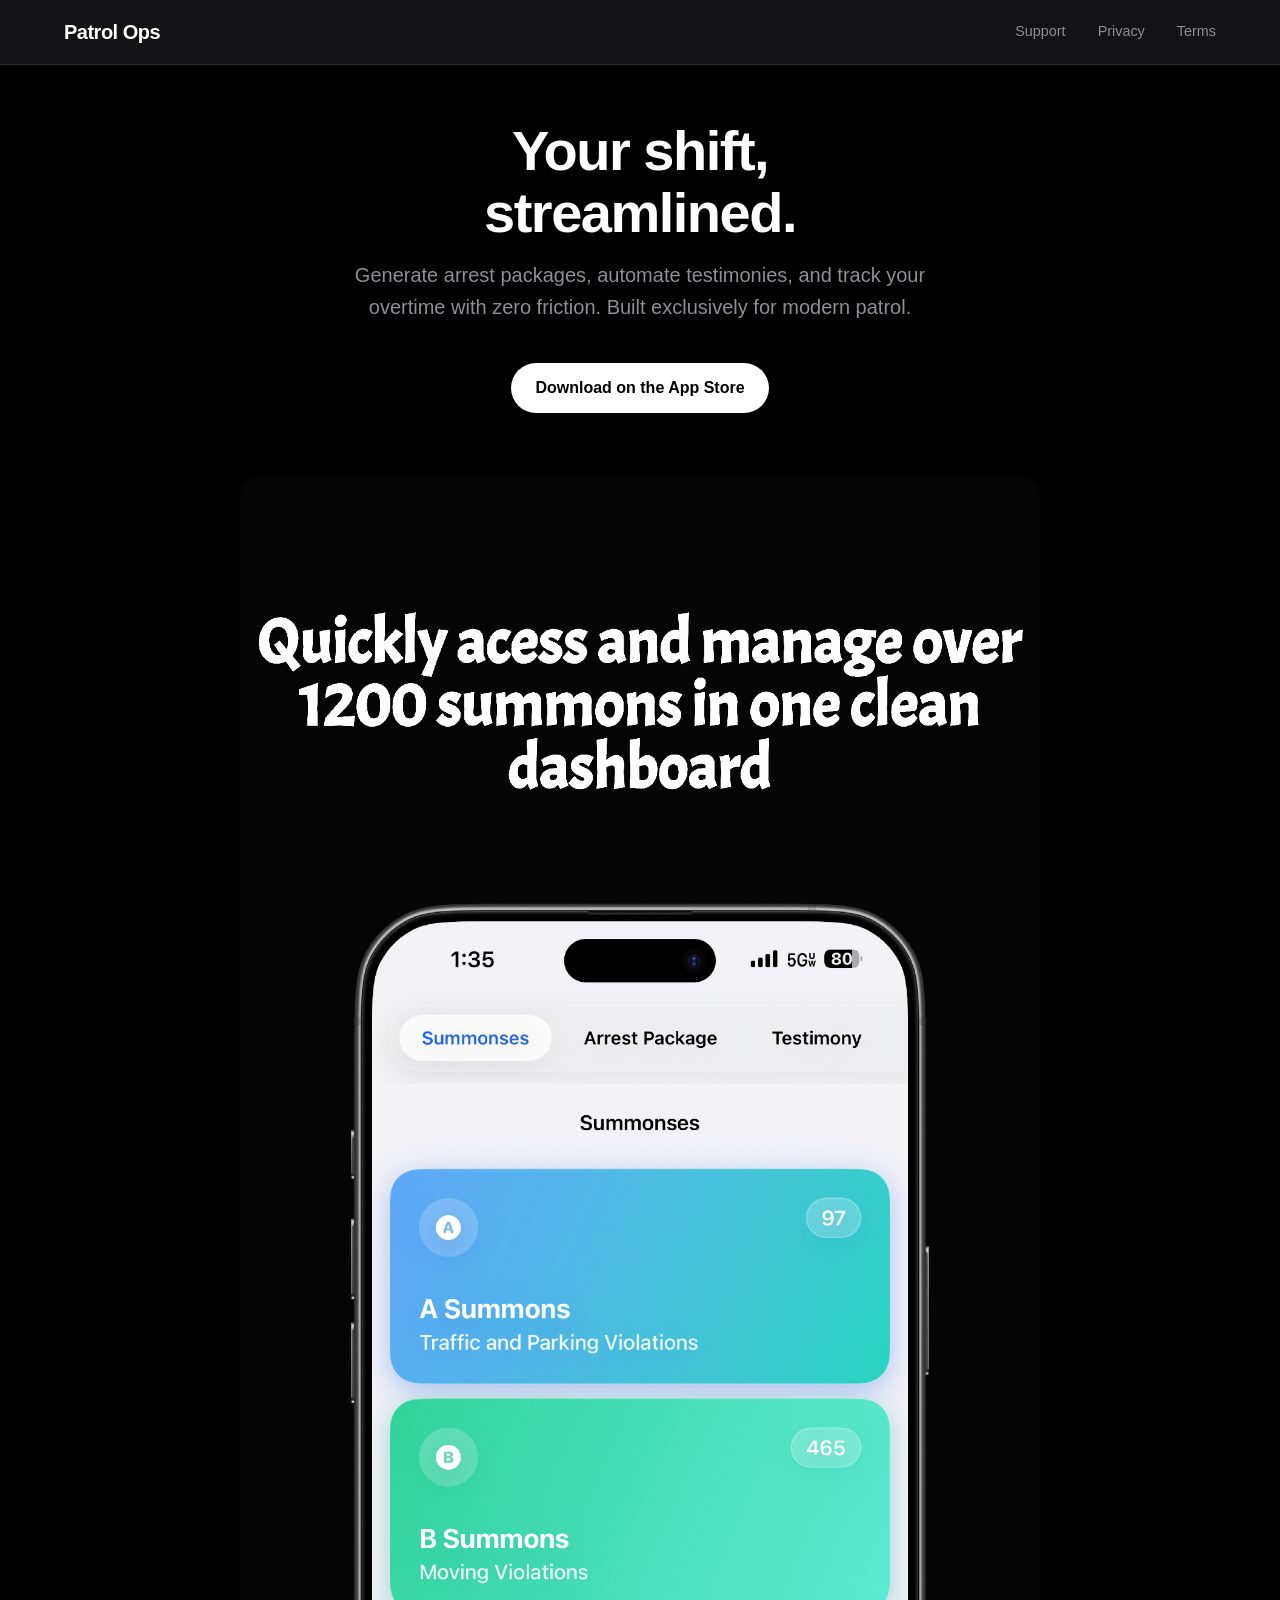
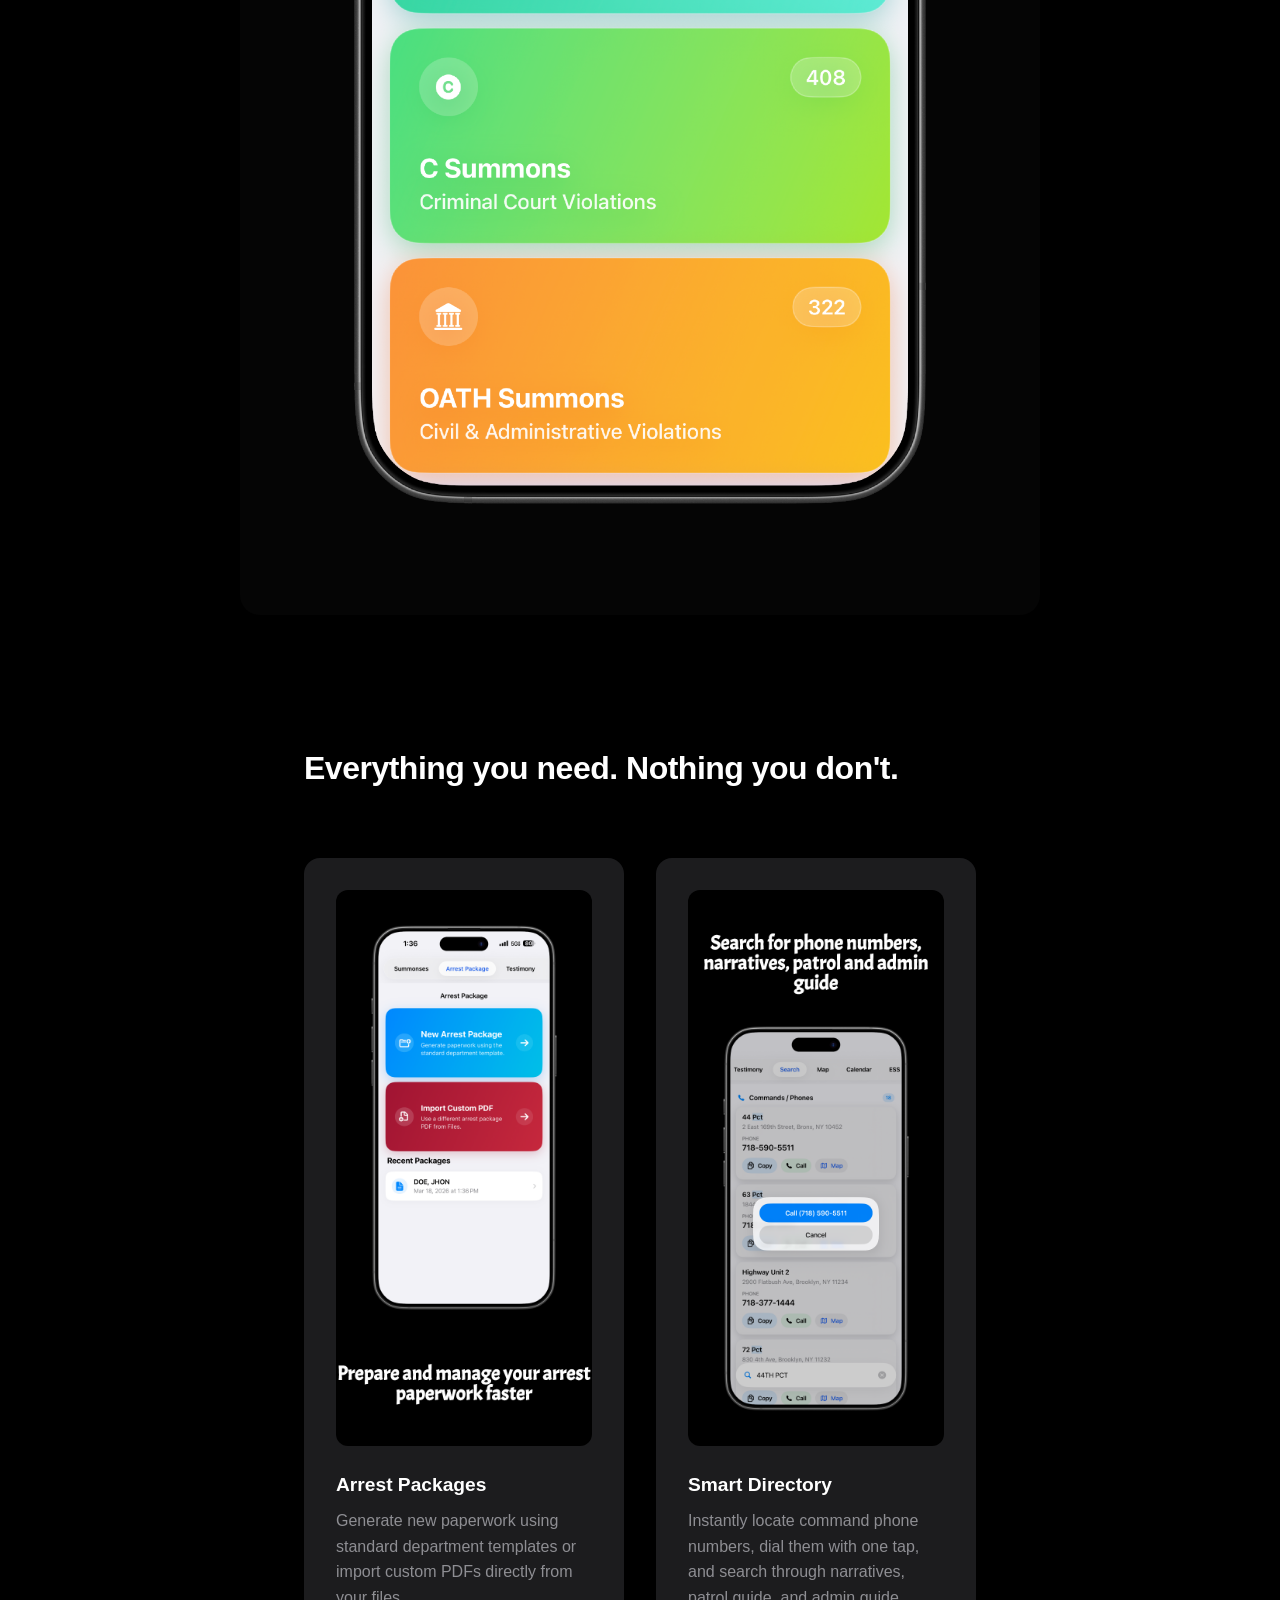
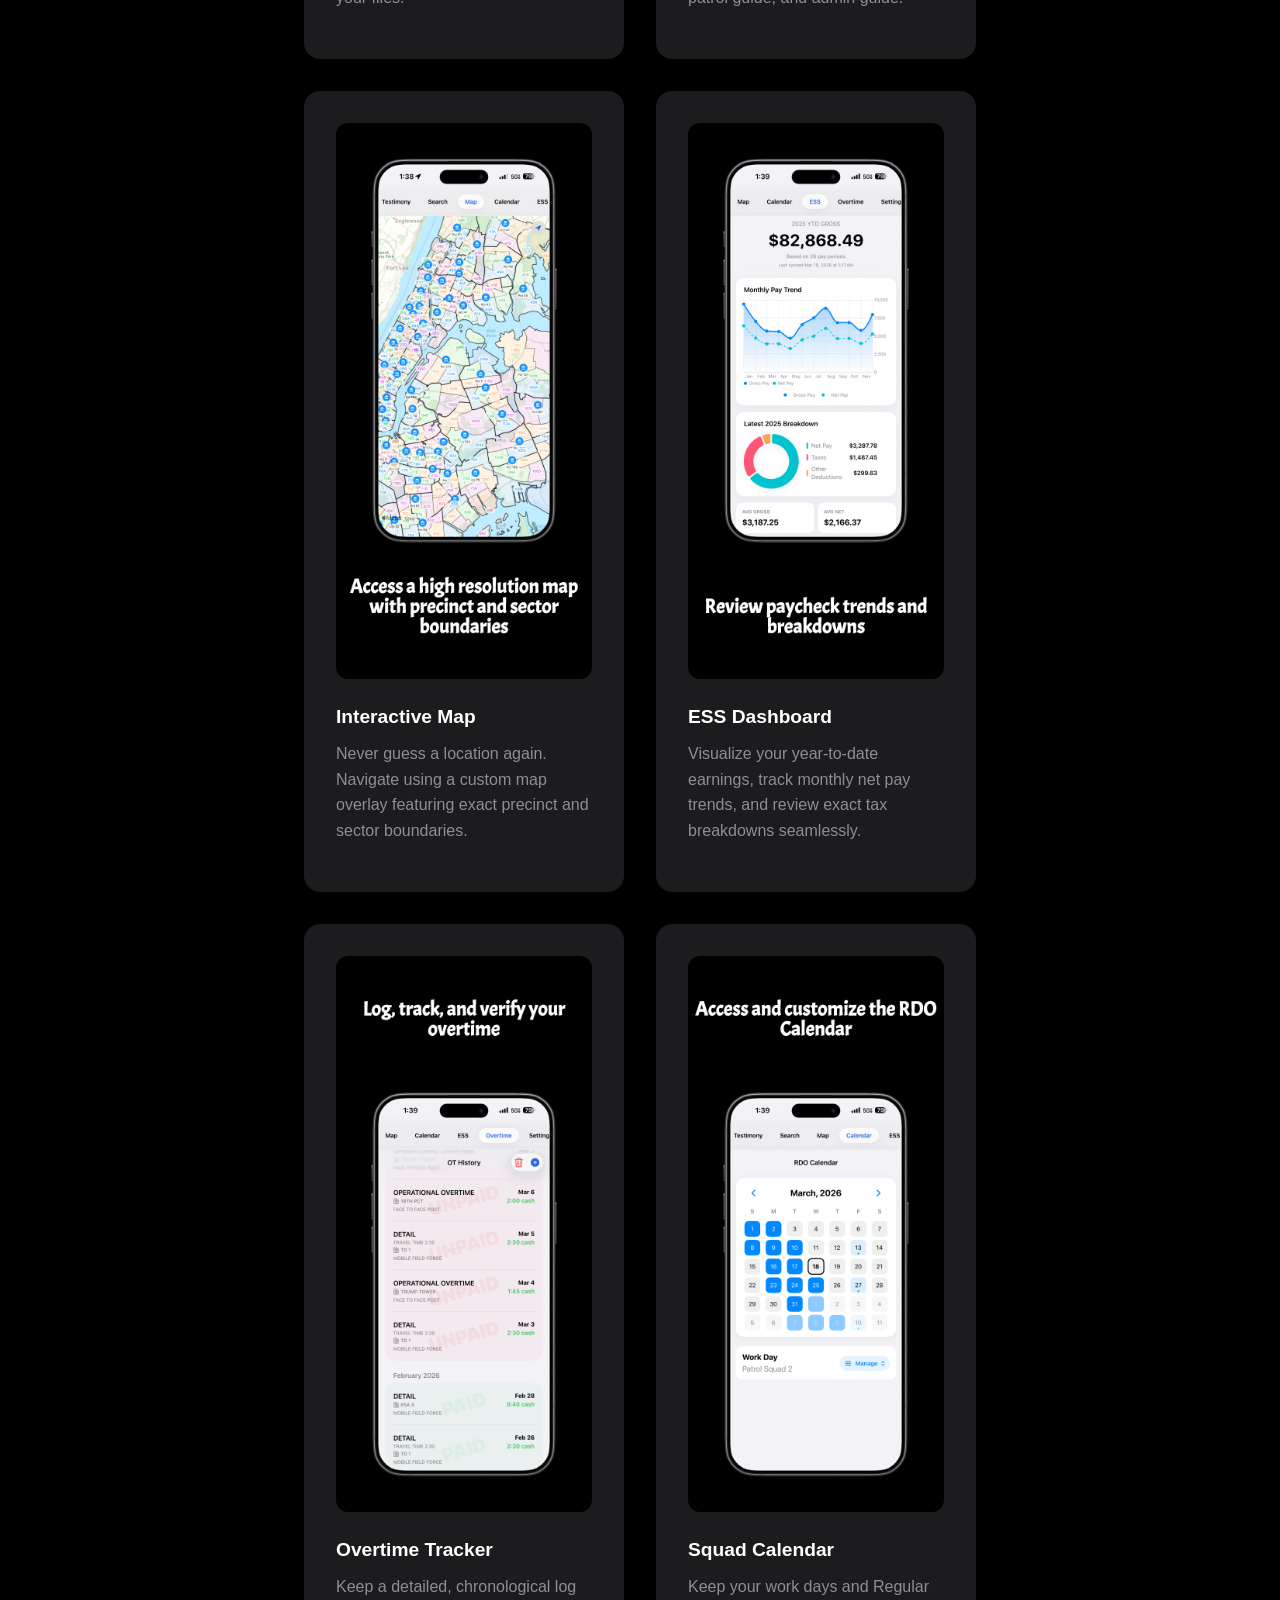
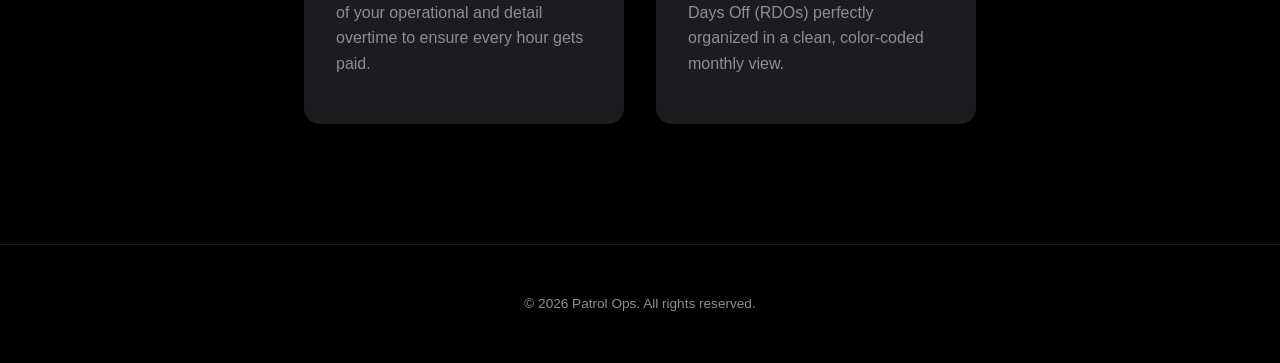
<file: index.html>
<!DOCTYPE html>
<html lang="en">
<head>
    <meta charset="UTF-8">
    <meta name="viewport" content="width=device-width, initial-scale=1.0">
    <title>Patrol Ops | The Ultimate Utility App</title>
    <link rel="stylesheet" href="styles.css">
</head>
<body>

    <nav>
        <div class="logo">Patrol Ops</div>
        <div class="nav-links">
            <a href="support.html">Support</a>
            <a href="privacy.html">Privacy</a>
            <a href="terms.html">Terms</a>
        </div>
    </nav>

    <header class="hero">
        <h1>Your shift, <br>streamlined.</h1>
        <p>Generate arrest packages, automate testimonies, and track your overtime with zero friction. Built exclusively for modern patrol.</p>
        
        <a href="#" class="download-btn">Download on the App Store</a>

        <div class="hero-mockup-container">
            <img src="1.PNG" alt="Patrol Ops App Interface">
        </div>
    </header>

    <main class="section-container">
        <h2>Everything you need. Nothing you don't.</h2>
        
        <div class="features-grid">

            <div class="feature-card">
                <img src="2.PNG" alt="Arrest Package Form" style="width: 100%; border-radius: 12px; margin-bottom: 1rem;">
                <h3>Arrest Packages</h3>
                <p>Generate new paperwork using standard department templates or import custom PDFs directly from your files.</p>
            </div>

            <div class="feature-card">
                <img src="3.PNG" alt="Search Directory" style="width: 100%; border-radius: 12px; margin-bottom: 1rem;">
                <h3>Smart Directory</h3>
                <p>Instantly locate command phone numbers, dial them with one tap, and search through narratives, patrol guide, and admin guide.</p>
            </div>

            <div class="feature-card">
                <img src="4.PNG" alt="Interactive Map" style="width: 100%; border-radius: 12px; margin-bottom: 1rem;">
                <h3>Interactive Map</h3>
                <p>Never guess a location again. Navigate using a custom map overlay featuring exact precinct and sector boundaries.</p>
            </div>

            <div class="feature-card">
                <img src="6.PNG" alt="ESS Dashboard" style="width: 100%; border-radius: 12px; margin-bottom: 1rem;">
                <h3>ESS Dashboard</h3>
                <p>Visualize your year-to-date earnings, track monthly net pay trends, and review exact tax breakdowns seamlessly.</p>
            </div>

            <div class="feature-card">
                <img src="7.PNG" alt="Overtime History" style="width: 100%; border-radius: 12px; margin-bottom: 1rem;">
                <h3>Overtime Tracker</h3>
                <p>Keep a detailed, chronological log of your operational and detail overtime to ensure every hour gets paid.</p>
            </div>

            <div class="feature-card">
                <img src="5.PNG" alt="RDO Calendar" style="width: 100%; border-radius: 12px; margin-bottom: 1rem;">
                <h3>Squad Calendar</h3>
                <p>Keep your work days and Regular Days Off (RDOs) perfectly organized in a clean, color-coded monthly view.</p>
            </div>

        </div>
    </main>

    <footer>
        <p>&copy; 2026 Patrol Ops. All rights reserved.</p>
    </footer>

</body>
</file>
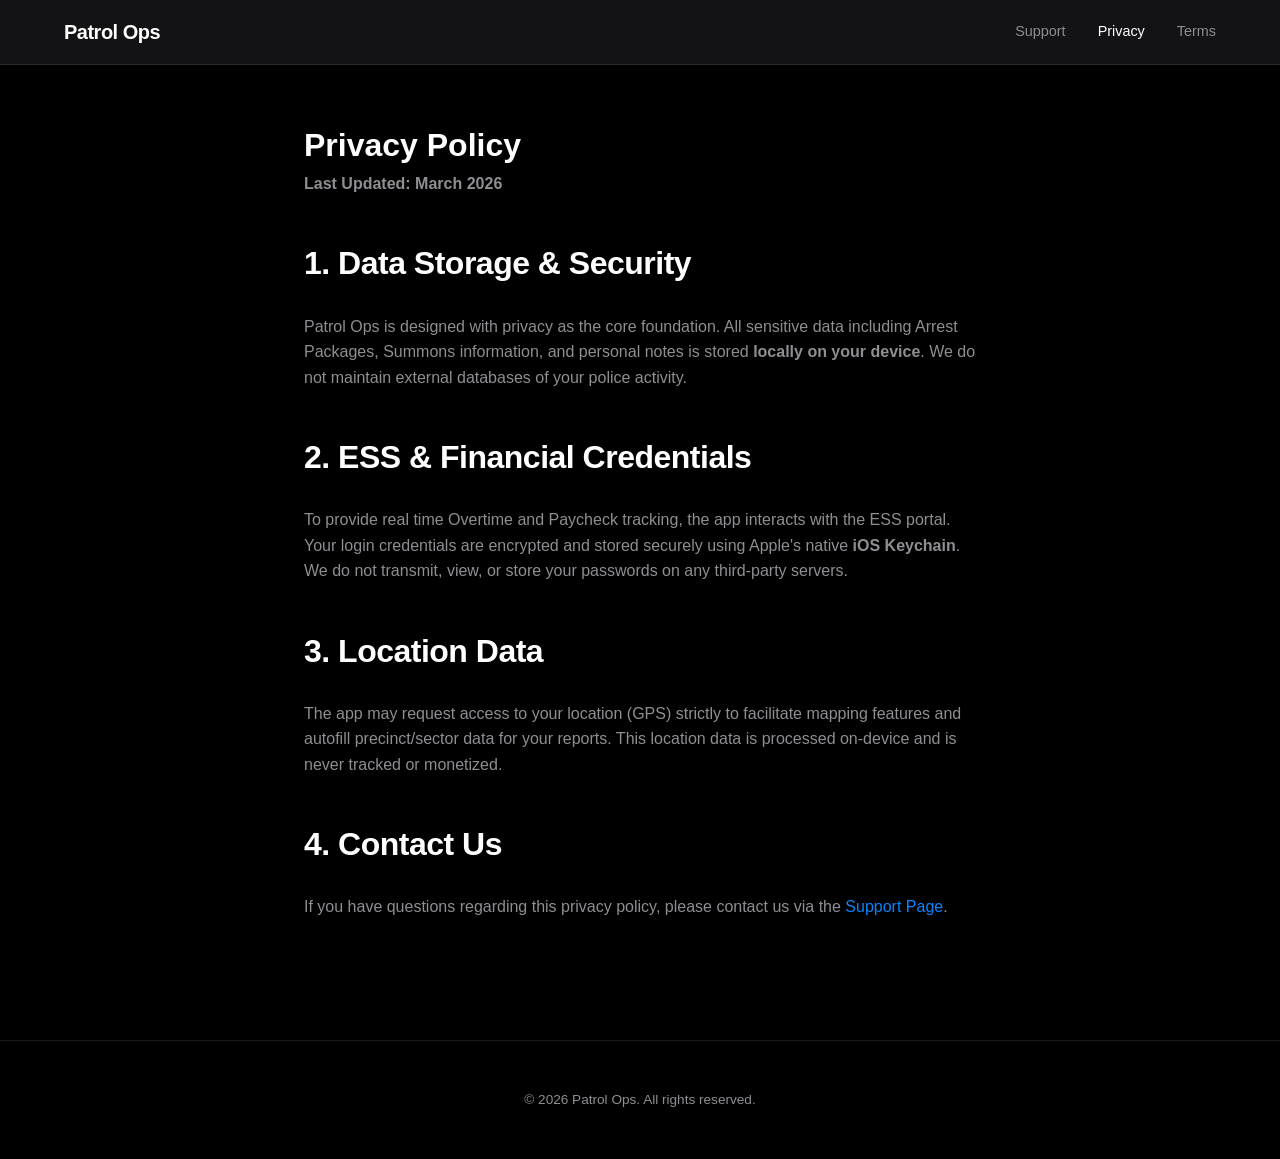
<file: privacy.html>
<!DOCTYPE html>
<html lang="en">
<head>
    <meta charset="UTF-8">
    <meta name="viewport" content="width=device-width, initial-scale=1.0">
    <title>Privacy Policy | Patrol Ops</title>
    <link rel="stylesheet" href="styles.css">
</head>
<body>

    <nav>
        <div class="logo"><a href="index.html" style="color: white;">Patrol Ops</a></div>
        <div class="nav-links">
            <a href="support.html">Support</a>
            <a href="privacy.html" style="color: white;">Privacy</a>
            <a href="terms.html">Terms</a>
        </div>
    </nav>

    <main class="section-container">
        <h1>Privacy Policy</h1>
        <p><strong>Last Updated: March 2026</strong></p>
        
        <br>

        <h2>1. Data Storage & Security</h2>
        <p>Patrol Ops is designed with privacy as the core foundation. All sensitive data including Arrest Packages, Summons information, and personal notes is stored <strong>locally on your device</strong>. We do not maintain external databases of your police activity.</p>

        <br>

        <h2>2. ESS & Financial Credentials</h2>
        <p>To provide real time Overtime and Paycheck tracking, the app interacts with the ESS portal. Your login credentials are encrypted and stored securely using Apple's native <strong>iOS Keychain</strong>. We do not transmit, view, or store your passwords on any third-party servers.</p>

        <br>

        <h2>3. Location Data</h2>
        <p>The app may request access to your location (GPS) strictly to facilitate mapping features and autofill precinct/sector data for your reports. This location data is processed on-device and is never tracked or monetized.</p>

        <br>

        <h2>4. Contact Us</h2>
        <p>If you have questions regarding this privacy policy, please contact us via the <a href="support.html">Support Page</a>.</p>
    </main>

    <footer>
        <p>&copy; 2026 Patrol Ops. All rights reserved.</p>
    </footer>

</body>
</html>
</file>
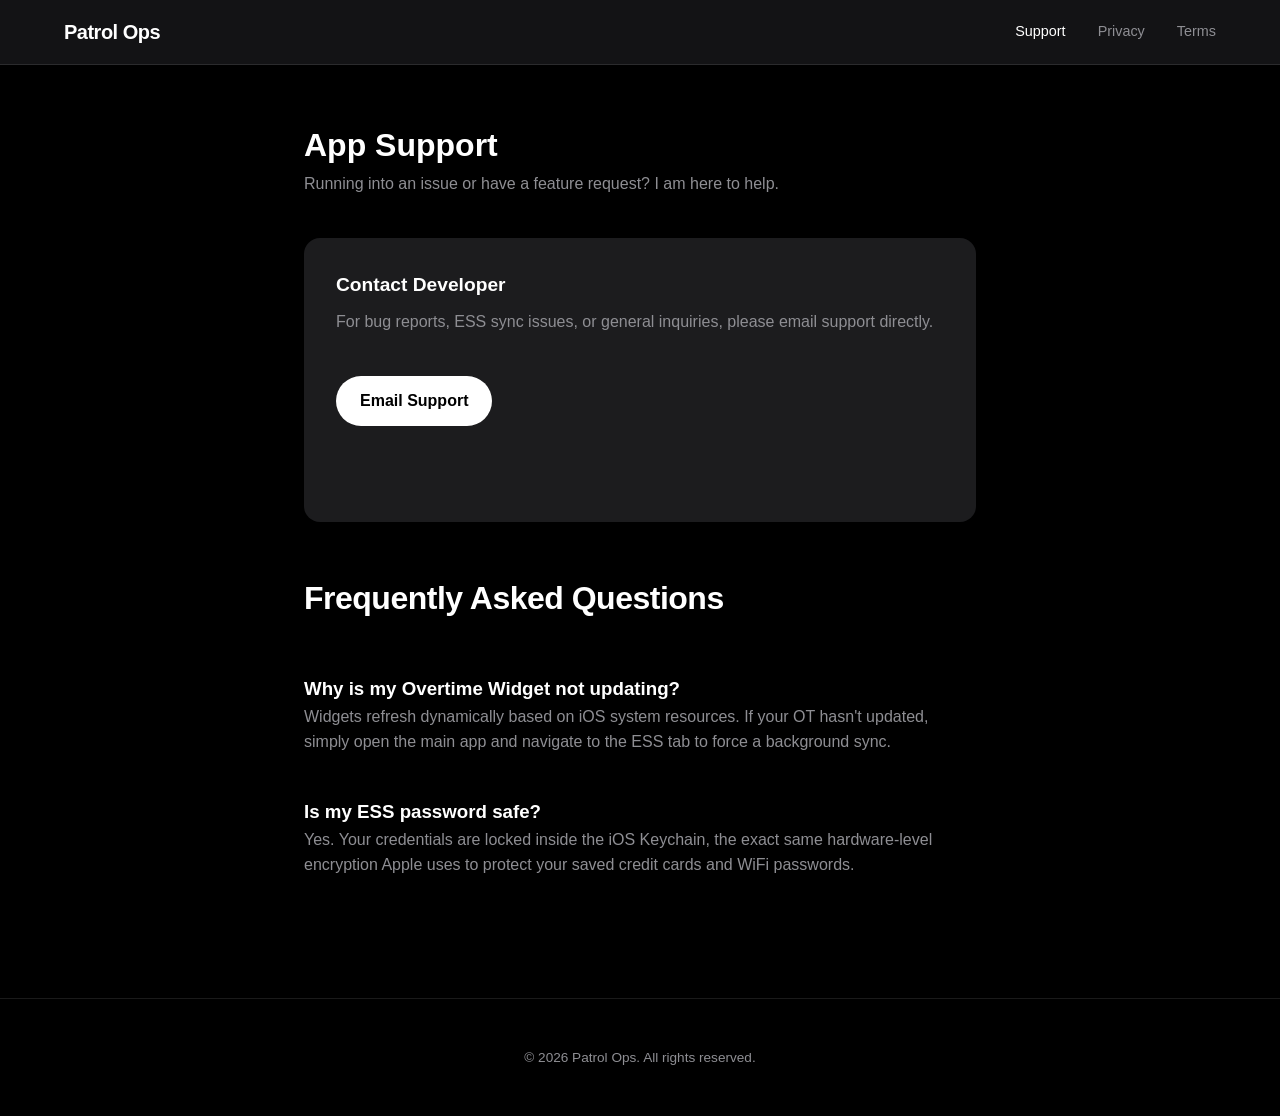
<file: support.html>
<!DOCTYPE html>
<html lang="en">
<head>
    <meta charset="UTF-8">
    <meta name="viewport" content="width=device-width, initial-scale=1.0">
    <title>Support | Patrol Ops</title>
    <link rel="stylesheet" href="styles.css">
</head>
<body>

    <nav>
        <div class="logo"><a href="index.html" style="color: white;">Patrol Ops</a></div>
        <div class="nav-links">
            <a href="support.html" style="color: white;">Support</a>
            <a href="privacy.html">Privacy</a>
            <a href="terms.html">Terms</a>
        </div>
    </nav>

    <main class="section-container">
        <h1>App Support</h1>
        <p>Running into an issue or have a feature request? I am here to help.</p>
        
        <br>

        <div class="feature-card">
            <h3>Contact Developer</h3>
            <p>For bug reports, ESS sync issues, or general inquiries, please email support directly.</p>
            <br>
            <a href="mailto:dr89villalobos@gmail.com" class="download-btn">Email Support</a>
        </div>

        <br><br>

        <h2>Frequently Asked Questions</h2>
        <br>
        <h3>Why is my Overtime Widget not updating?</h3>
        <p>Widgets refresh dynamically based on iOS system resources. If your OT hasn't updated, simply open the main app and navigate to the ESS tab to force a background sync.</p>
        <br>
        <h3>Is my ESS password safe?</h3>
        <p>Yes. Your credentials are locked inside the iOS Keychain, the exact same hardware-level encryption Apple uses to protect your saved credit cards and WiFi passwords.</p>

    </main>

    <footer>
        <p>&copy; 2026 Patrol Ops. All rights reserved.</p>
    </footer>

</body>
</html>
</file>
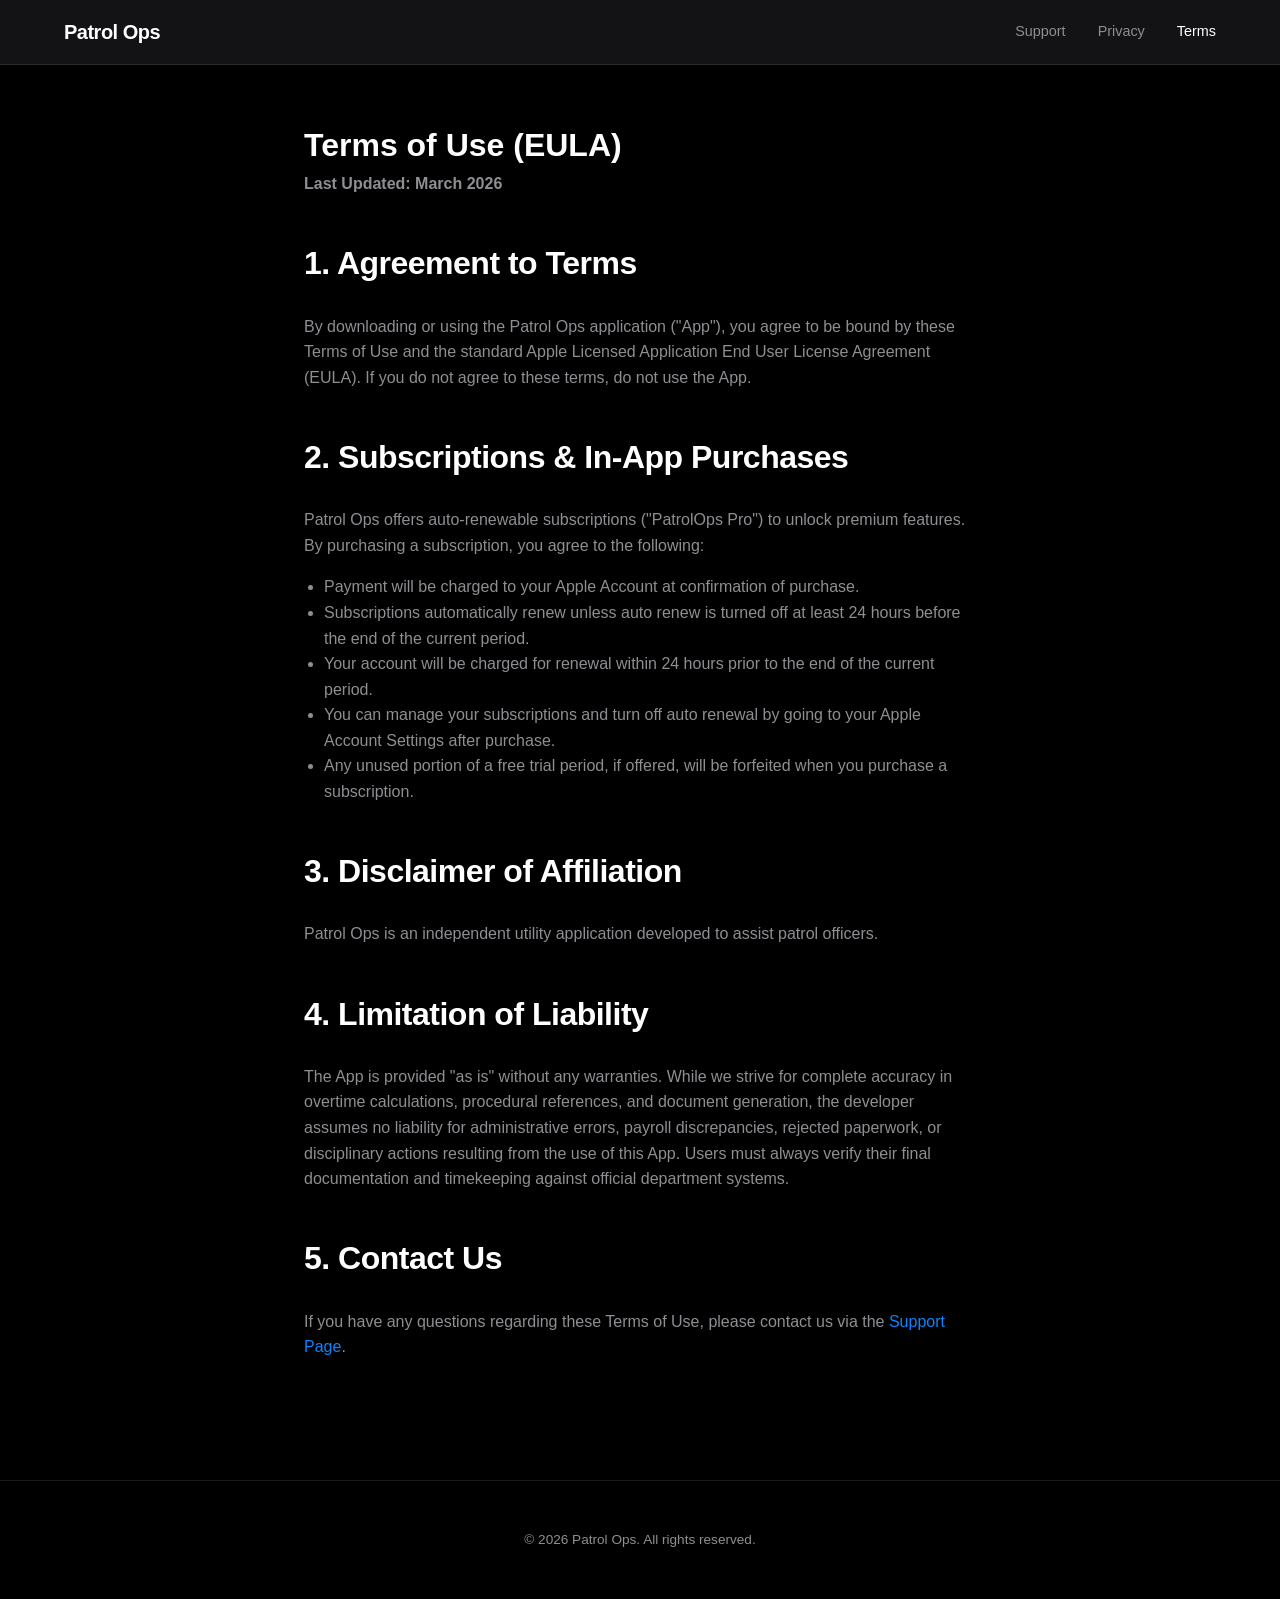
<file: terms.html>
<!DOCTYPE html>
<html lang="en">
<head>
    <meta charset="UTF-8">
    <meta name="viewport" content="width=device-width, initial-scale=1.0">
    <title>Terms of Use | Patrol Ops</title>
    <link rel="stylesheet" href="styles.css">
</head>
<body>

    <nav>
        <div class="logo"><a href="index.html" style="color: white;">Patrol Ops</a></div>
        <div class="nav-links">
            <a href="support.html">Support</a>
            <a href="privacy.html">Privacy</a>
            <a href="terms.html" style="color: white;">Terms</a>
        </div>
    </nav>

    <main class="section-container">
        <h1>Terms of Use (EULA)</h1>
        <p><strong>Last Updated: March 2026</strong></p>
        
        <br>

        <h2>1. Agreement to Terms</h2>
        <p>By downloading or using the Patrol Ops application ("App"), you agree to be bound by these Terms of Use and the standard Apple Licensed Application End User License Agreement (EULA). If you do not agree to these terms, do not use the App.</p>

        <br>

        <h2>2. Subscriptions & In-App Purchases</h2>
        <p>Patrol Ops offers auto-renewable subscriptions ("PatrolOps Pro") to unlock premium features. By purchasing a subscription, you agree to the following:</p>
        <ul style="color: var(--text-secondary); padding-left: 20px; margin-bottom: 1rem;">
            <li>Payment will be charged to your Apple Account at confirmation of purchase.</li>
            <li>Subscriptions automatically renew unless auto renew is turned off at least 24 hours before the end of the current period.</li>
            <li>Your account will be charged for renewal within 24 hours prior to the end of the current period.</li>
            <li>You can manage your subscriptions and turn off auto renewal by going to your Apple Account Settings after purchase.</li>
            <li>Any unused portion of a free trial period, if offered, will be forfeited when you purchase a subscription.</li>
        </ul>

        <br>

        <h2>3. Disclaimer of Affiliation</h2>
        <p>Patrol Ops is an independent utility application developed to assist patrol officers.</p>

        <br>

        <h2>4. Limitation of Liability</h2>
        <p>The App is provided "as is" without any warranties. While we strive for complete accuracy in overtime calculations, procedural references, and document generation, the developer assumes no liability for administrative errors, payroll discrepancies, rejected paperwork, or disciplinary actions resulting from the use of this App. Users must always verify their final documentation and timekeeping against official department systems.</p>

        <br>

        <h2>5. Contact Us</h2>
        <p>If you have any questions regarding these Terms of Use, please contact us via the <a href="support.html">Support Page</a>.</p>
    </main>

    <footer>
        <p>&copy; 2026 Patrol Ops. All rights reserved.</p>
    </footer>

</body>
</html>
</file>
<file: styles.css>
/* --- GLOBAL VARIABLES --- */
:root {
    --bg-color: #000000;
    --card-bg: #1c1c1e;
    --text-primary: #ffffff;
    --text-secondary: #8e8e93;
    --accent-blue: #0a84ff;
    --accent-green: #34c759;
    --nav-blur: rgba(28, 28, 30, 0.7);
}

/* --- RESET & TYPOGRAPHY --- */
* {
    margin: 0;
    padding: 0;
    box-sizing: border-box;
}

body {
    font-family: -apple-system, BlinkMacSystemFont, "Segoe UI", Roboto, Helvetica, Arial, sans-serif;
    background-color: var(--bg-color);
    color: var(--text-primary);
    line-height: 1.6;
    -webkit-font-smoothing: antialiased;
}

a {
    color: var(--accent-blue);
    text-decoration: none;
    transition: opacity 0.2s ease;
}

a:hover {
    opacity: 0.8;
}

/* --- NAVIGATION --- */
nav {
    position: fixed;
    top: 0;
    width: 100%;
    padding: 1rem 5%;
    display: flex;
    justify-content: space-between;
    align-items: center;
    background-color: var(--nav-blur);
    backdrop-filter: blur(20px);
    -webkit-backdrop-filter: blur(20px);
    z-index: 1000;
    border-bottom: 1px solid rgba(255, 255, 255, 0.1);
}

.logo {
    font-size: 1.25rem;
    font-weight: 700;
    letter-spacing: -0.5px;
    color: var(--text-primary);
}

.nav-links {
    display: flex;
    gap: 2rem;
}

.nav-links a {
    color: var(--text-secondary);
    font-size: 0.9rem;
    font-weight: 500;
}

.nav-links a:hover {
    color: var(--text-primary);
}

/* --- HERO SECTION --- */
.hero {
    margin-top: 120px;
    padding: 0 5%;
    text-align: center;
    display: flex;
    flex-direction: column;
    align-items: center;
}

.hero h1 {
    font-size: 3.5rem;
    font-weight: 800;
    letter-spacing: -1.5px;
    margin-bottom: 1rem;
    line-height: 1.1;
}

.hero p {
    font-size: 1.25rem;
    color: var(--text-secondary);
    max-width: 600px;
    margin-bottom: 2.5rem;
}

.download-btn {
    display: inline-block;
    background-color: var(--text-primary);
    color: var(--bg-color);
    padding: 12px 24px;
    border-radius: 30px;
    font-weight: 600;
    font-size: 1rem;
    margin-bottom: 4rem;
}

.download-btn:hover {
    opacity: 0.9;
    color: var(--bg-color);
}

.hero-mockup-container {
    max-width: 800px;
    width: 100%;
    margin: 0 auto;
}

.hero-mockup-container img {
    width: 100%;
    height: auto;
    border-radius: 20px;
    box-shadow: 0 20px 40px rgba(0,0,0,0.5);
}

/* --- CONTENT SECTIONS --- */
.section-container {
    max-width: 800px;
    margin: 120px auto;
    padding: 0 5%;
}

.section-container h2 {
    font-size: 2rem;
    margin-bottom: 1.5rem;
    letter-spacing: -0.5px;
}

.section-container p {
    color: var(--text-secondary);
    margin-bottom: 1rem;
}

/* --- FEATURES GRID --- */
.features-grid {
    display: grid;
    grid-template-columns: repeat(auto-fit, minmax(250px, 1fr));
    gap: 2rem;
    margin-top: 4rem;
}

.feature-card {
    background-color: var(--card-bg);
    padding: 2rem;
    border-radius: 16px;
    text-align: left;
}

.feature-card h3 {
    margin-bottom: 0.5rem;
    font-size: 1.2rem;
}

/* --- FOOTER --- */
footer {
    text-align: center;
    padding: 3rem 5%;
    border-top: 1px solid rgba(255, 255, 255, 0.1);
    color: var(--text-secondary);
    font-size: 0.85rem;
    margin-top: 4rem;
}

/* --- RESPONSIVE --- */
@media (max-width: 768px) {
    .hero h1 { font-size: 2.5rem; }
    .hero p { font-size: 1.1rem; }
}
</file>
